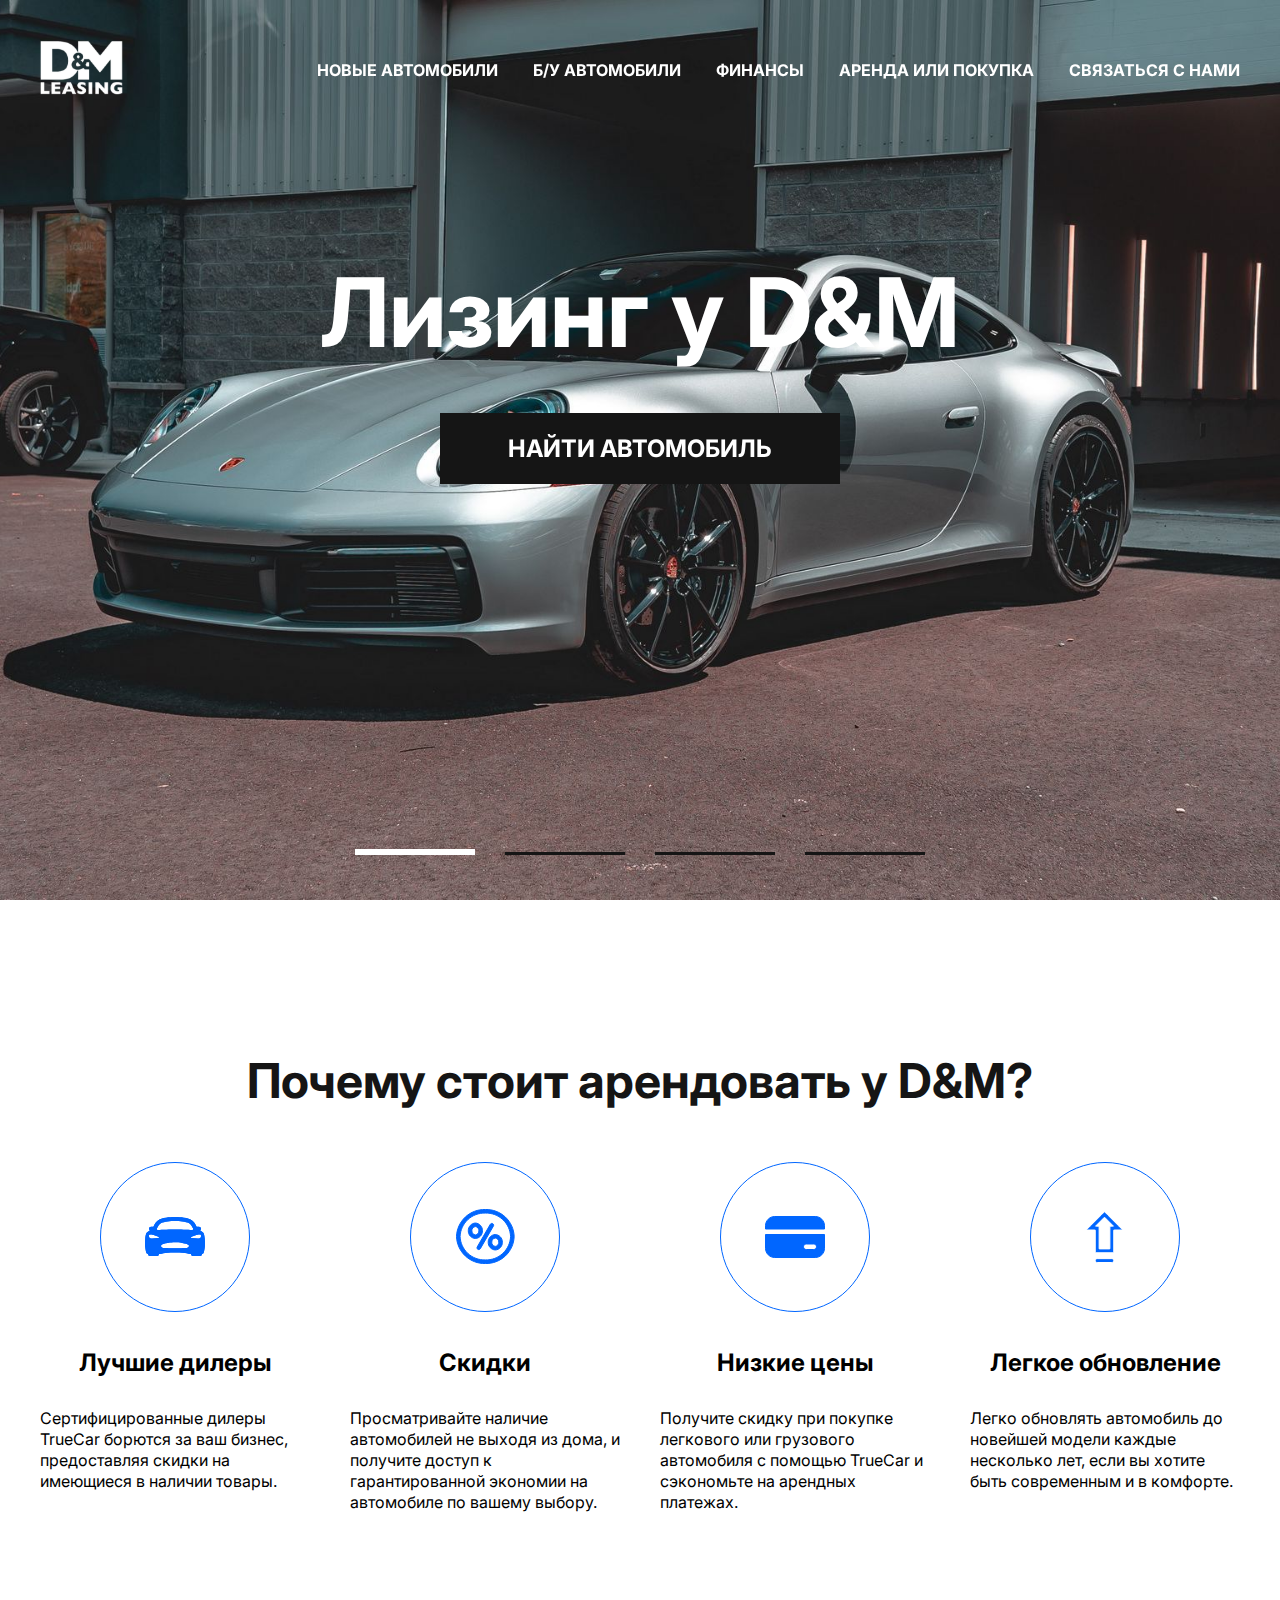
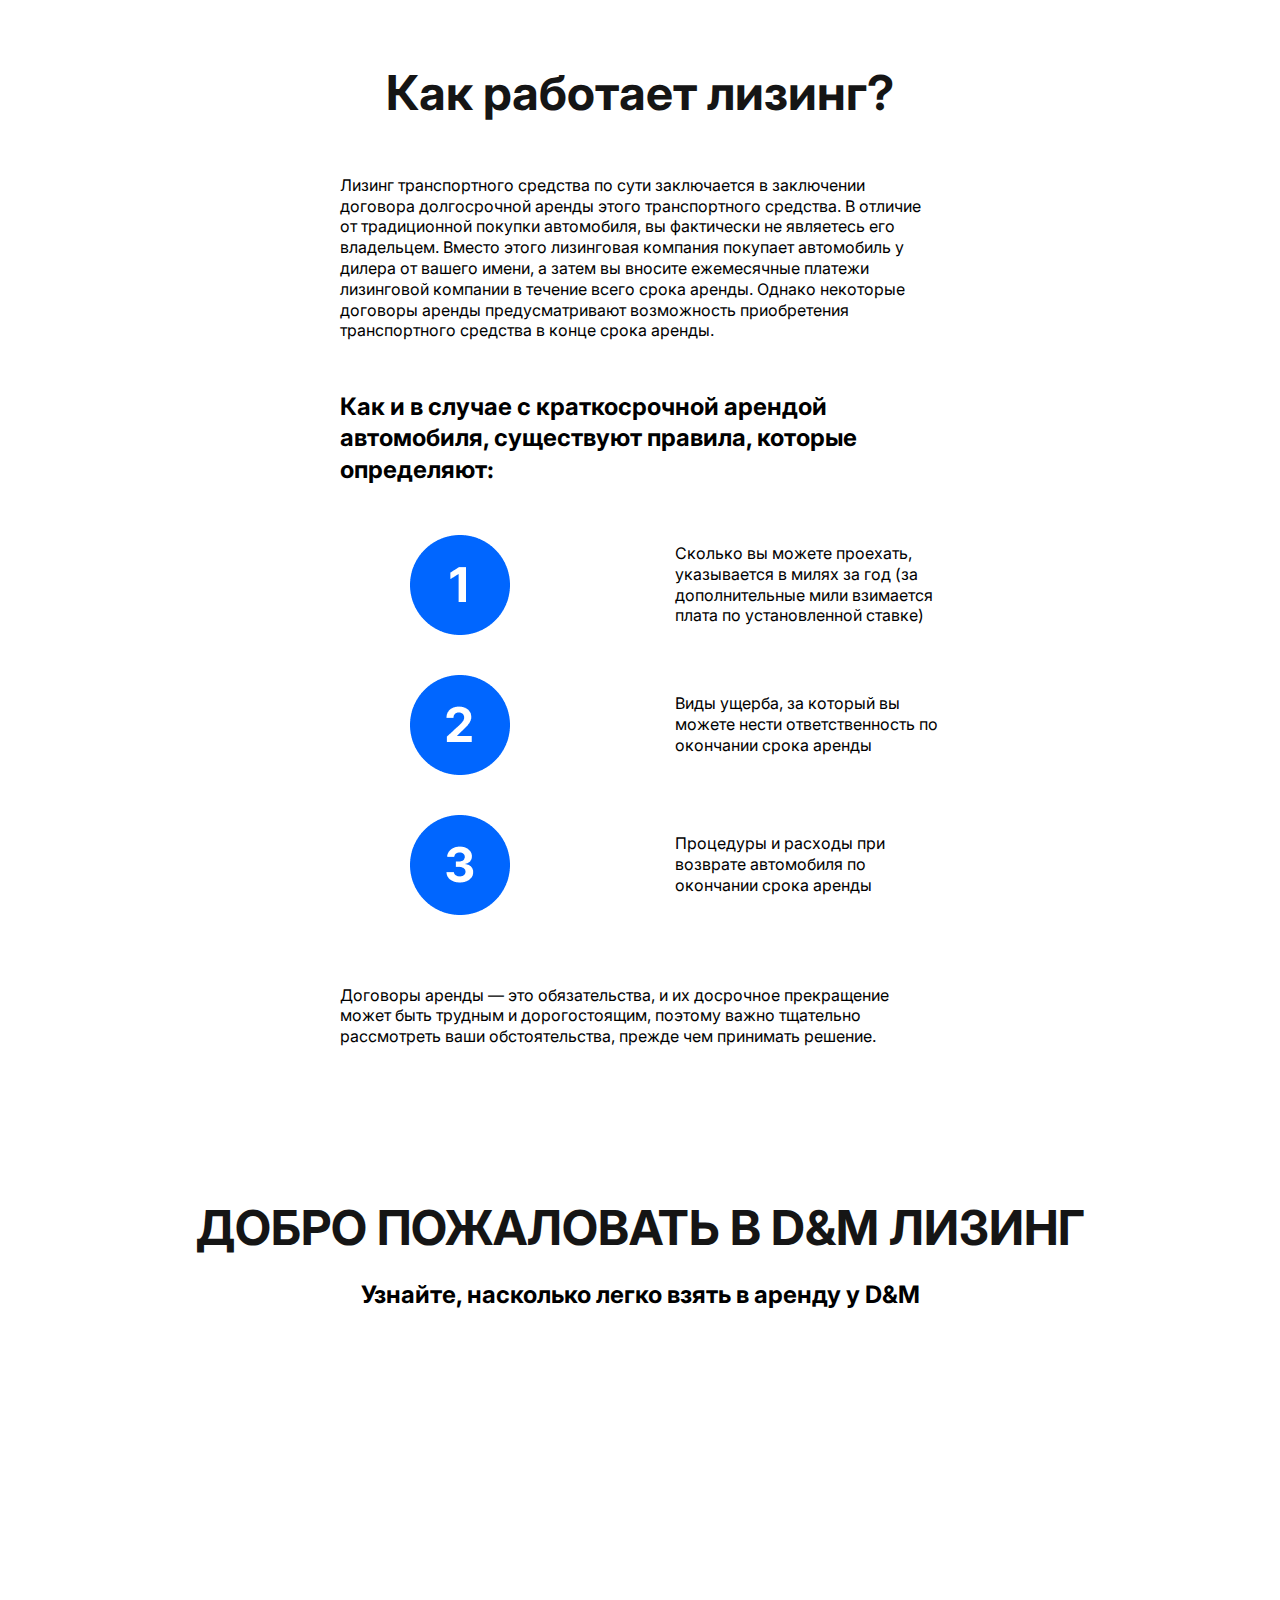
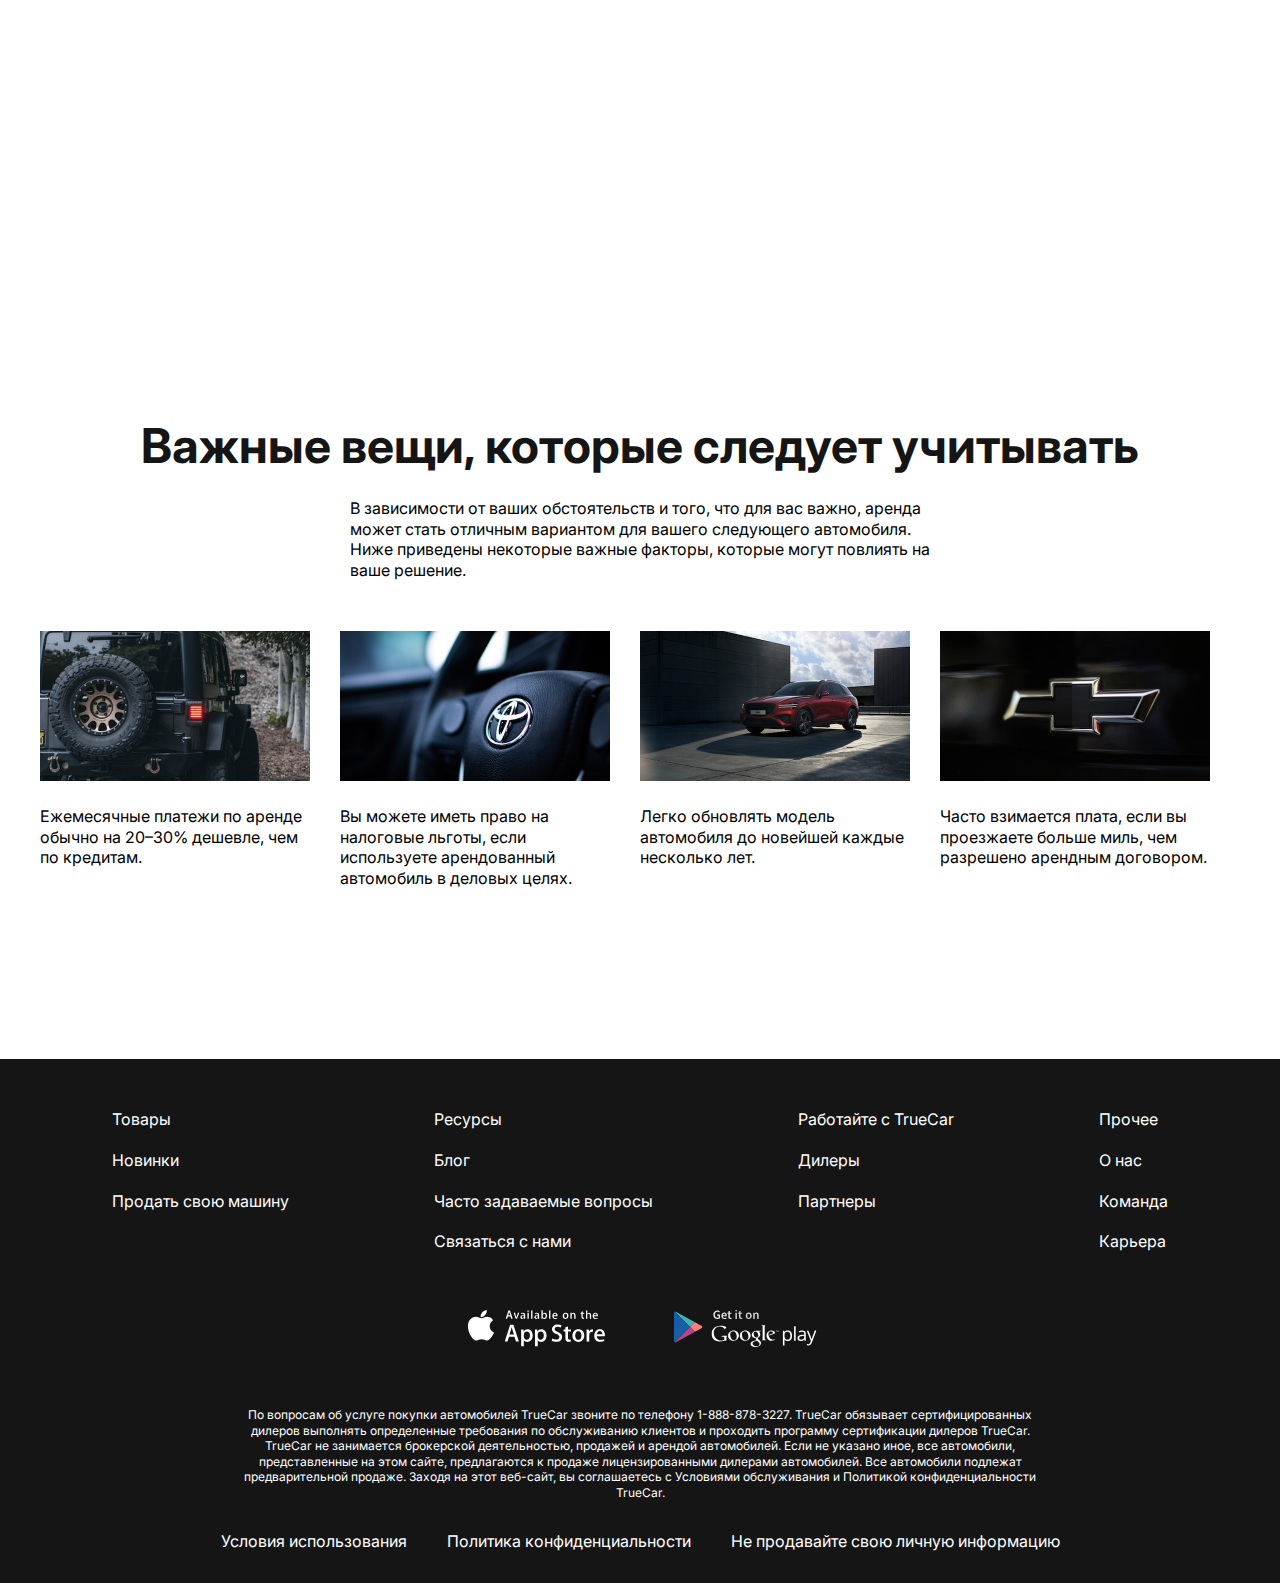
<file: index.html>
<!DOCTYPE html>
  <html lang="en">
  <head>
    <meta charset="UTF-8">
    <meta name="viewport" content="width=device-width, initial-scale=1.0">
    <title>Document</title>
    <link rel="preconnect" href="https://fonts.googleapis.com">
    <link rel="preconnect" href="https://fonts.gstatic.com" crossorigin>
    <link href="https://fonts.googleapis.com/css2?family=Edu+TAS+Beginner:wght@400;500&family=Inter:wght@500;700&display=swap" rel="stylesheet">
    <link rel="stylesheet" href="https://cdn.jsdelivr.net/npm/swiper@11/swiper-bundle.min.css">
    <link rel="stylesheet" href="css/reset.css">
    <link rel="stylesheet" href="css/styles.css">
  </head>
  <body>
    <div class="wrapper">
      <header class="header header-main">
        <div class="container">
          <div class="header__inner">
            <a href="index.html" class="logo">
              <img src="images/logo.svg" alt="" class="logo__img">
            </a>
            <nav class="menu">
              <ul class="menu__list">
                <li class="menu__list-item"><a href="new-cars.html" class="menu__list-link">НОВЫЕ АВТОМОБИЛИ</a></li>
                <li class="menu__list-item"><a href="#" class="menu__list-link">Б/У АВТОМОБИЛИ</a></li>
                <li class="menu__list-item"><a href="#" class="menu__list-link">ФИНАНСЫ</a></li>
                <li class="menu__list-item"><a href="#" class="menu__list-link">АРЕНДА или ПОКУПКА</a></li>
                <li class="menu__list-item"><a href="contacts.html" class="menu__list-link">СВЯЗАТЬСЯ С НАМИ</a></li>
              </ul>
            </nav>
          </div>
        </div>
      </header>


      <main class="main">
        <section class="top">
          <div class="container">
            <h1 class="title">
              Лизинг у D&M
            </h1>
            <a href="new-cars.html" class="top__link">
              НАЙТИ АВТОМОБИЛЬ
            </a>
          </div>
        </section>
        <div class="slider">
          <div class="swiper">
            <div class="swiper-wrapper">
              <div class="swiper-slide" style="background-image: url(images/slide-1.jpg);"></div>
              <div class="swiper-slide" style="background-image: url(images/slide-2.jpg);"></div>
              <div class="swiper-slide" style="background-image: url(images/slide-5.jpg);"></div>
              <div class="swiper-slide" style="background-image: url(images/slide-4.jpg);"></div>
            </div>
            <div class="swiper-pagination"></div>
          </div>
        </div>

        <section class="why__lease">
          <div class="container">
            <h2 class="section-title">
              Почему стоит арендовать у D&M?
            </h2>
            <ul class="why__lease-list">
              <li class="why__lease-item">
                <img src="images/why-lease-1.svg" alt="" class="why__lease-item-img">
                <h3 class="why__lease-item-title">Лучшие дилеры</h3>
                <p class="why__lease-item-text">Сертифицированные дилеры TrueCar борются за ваш бизнес, предоставляя скидки на имеющиеся в наличии товары.</p>
              </li>
              <li class="why__lease-item">
                <img src="images/why-lease-2.svg" alt="" class="why__lease-item-img">
                <h3 class="why__lease-item-title">Скидки</h3>
                <p class="why__lease-item-text">Просматривайте наличие автомобилей не выходя из дома, и получите доступ к гарантированной экономии на автомобиле по вашему выбору.</p>
              </li>
              <li class="why__lease-item">
                <img src="images/why-lease-3.svg" alt="" class="why__lease-item-img">
                <h3 class="why__lease-item-title">Низкие цены</h3>
                <p class="why__lease-item-text">Получите скидку при покупке легкового или грузового автомобиля с помощью TrueCar и сэкономьте на арендных платежах.</p>
              </li>
              <li class="why__lease-item">
                <img src="images/why-lease-4.svg" alt="" class="why__lease-item-img">
                <h3 class="why__lease-item-title">Легкое обновление</h3>
                <p class="why__lease-item-text">Легко обновлять автомобиль до новейшей модели каждые несколько лет, если вы хотите быть современным и в комфорте.</p>
              </li>
            </ul>
          </div>
        </section>
        <section class="how__does">
          <div class="container">
            <div class="how__does-inner">
              <h2 class="section-title">
                Как работает лизинг?
              </h2>
              <p class="how__does-text">Лизинг транспортного средства по сути заключается в заключении договора долгосрочной аренды этого транспортного средства. В отличие от традиционной покупки автомобиля, вы фактически не являетесь его владельцем. Вместо этого лизинговая компания покупает автомобиль у дилера от вашего имени, а затем вы вносите ежемесячные платежи лизинговой компании в течение всего срока аренды. Однако некоторые договоры аренды предусматривают возможность приобретения транспортного средства в конце срока аренды.</p>
              <h3 class="how__does-title">
                Как и в случае с краткосрочной арендой автомобиля, существуют правила, которые определяют:
              </h3>
              <ul class="how__does-list">
                <li class="how__does-item">
                  <img src="images/how-does-1.png" alt="" class="how__does-img">
                  <p class="how__does-item-text">Сколько вы можете проехать, указывается в милях за год (за дополнительные мили взимается плата по установленной ставке)</p>
                </li>
                <li class="how__does-item">
                  <img src="images/how-does-2.png" alt="" class="how__does-img">
                  <p class="how__does-item-text">Виды ущерба, за который вы можете нести ответственность по окончании срока аренды</p>
                </li>
                <li class="how__does-item">
                  <img src="images/how-does-3.png" alt="" class="how__does-img">
                  <p class="how__does-item-text">Процедуры и расходы при возврате автомобиля по окончании срока аренды</p>
                </li>
              </ul>
              <p class="how__does-text-end">Договоры аренды — это обязательства, и их досрочное прекращение может быть трудным и дорогостоящим, поэтому важно тщательно рассмотреть ваши обстоятельства, прежде чем принимать решение.</p>
            </div>
          </div>
        </section>

        <section class="video">
          <div class="container">
            <h2 class="section-title video-title">
              ДОБРО ПОЖАЛОВАТЬ В D&M ЛИЗИНГ
            </h2>
            <h3 class="video-info">Узнайте, насколько легко взять в аренду у D&M</h3>
            <iframe width="1000" height="500" src="https://www.youtube.com/embed/o6WxMnnBmew?si=hz18Ilu1hcqgm3n5&amp;controls=0" title="YouTube video player" frameborder="0" allow="accelerometer; autoplay; clipboard-write; encrypted-media; gyroscope; picture-in-picture; web-share" allowfullscreen></iframe>
          </div>
        </section>

        <section class="important">
          <div class="container">
            <h2 class="section-title important-title">Важные вещи, которые следует учитывать</h2>
            <p class="important-text">В зависимости от ваших обстоятельств и того, что для вас важно, аренда может стать отличным вариантом для вашего следующего автомобиля. Ниже приведены некоторые важные факторы, которые могут повлиять на ваше решение.</p>
            <ul class="important__list">
              <li class="important__item">
                <img src="images/important-img-1.jpg" alt="" class="important__item-img">
                <p class="important__item-text">Ежемесячные платежи по аренде обычно на 20–30% дешевле, чем по кредитам.</p>
              </li>
              <li class="important__item">
                <img src="images/important-img-2.jpg" alt="" class="important__item-img">
                <p class="important__item-text">Вы можете иметь право на налоговые льготы, если используете арендованный автомобиль в деловых целях.</p>
              </li>
              <li class="important__item">
                <img src="images/important-img-3.jpg" alt="" class="important__item-img">
                <p class="important__item-text">Легко обновлять модель автомобиля до новейшей каждые несколько лет.</p>
              </li>
              <li class="important__item">
                <img src="images/important-img-4.jpg" alt="" class="important__item-img">
                <p class="important__item-text">Часто взимается плата, если вы проезжаете больше миль, чем разрешено арендным договором.</p>
              </li>
            </ul>
          </div>
        </section>
      </main>


      
      <footer class="footer">
        <div class="container">
          <nav class="footer__menu">
            <ul class="footer__menu-list">
              <li class="footer__menu-item"><p class="footer__menu-title">Товары</p></li>
              <li class="footer__menu-item"><a href="#" class="footer__menu-link">Новинки</a></li>
              <li class="footer__menu-item"><a href="#" class="footer__menu-link">Продать свою машину</a></li>
            </ul>
            <ul class="footer__menu-list">
              <li class="footer__menu-item"><p class="footer__menu-title">Ресурсы</p></li>
              <li class="footer__menu-item"><a href="#" class="footer__menu-link">Блог</a></li>
              <li class="footer__menu-item"><a href="#" class="footer__menu-link">Часто задаваемые вопросы</a></li>
              <li class="footer__menu-item"><a href="#" class="footer__menu-link">Связаться с нами</a></li>
            </ul>
            <ul class="footer__menu-list">
              <li class="footer__menu-item"><p class="footer__menu-title">Работайте с TrueCar</p></li>
              <li class="footer__menu-item"><a href="#" class="footer__menu-link">Дилеры</a></li>
              <li class="footer__menu-item"><a href="#" class="footer__menu-link">Партнеры</a></li>
            </ul>
            <ul class="footer__menu-list">
              <li class="footer__menu-item"><p class="footer__menu-title">Прочее</p></li>
              <li class="footer__menu-item"><a href="#" class="footer__menu-link">О нас</a></li>
              <li class="footer__menu-item"><a href="#" class="footer__menu-link">Команда</a></li>
              <li class="footer__menu-item"><a href="#" class="footer__menu-link">Карьера</a></li>
            </ul>
          </nav>

          <ul class="app">
            <li class="app__item">
              <a href="#" class="app__item-link">
                <img src="images/appstore.svg" alt="" class="app__item-img">
              </a>
            </li>
            <li class="app__item">
              <a href="#" class="app__item-link">
                <img src="images/googleplay.svg" alt="" class="app__item-img">
              </a>
            </li>
          </ul>

          <div class="footer__copy">
            <p class="footer__copy-text">
              По вопросам об услуге покупки автомобилей TrueCar звоните по телефону 1-888-878-3227. TrueCar обязывает сертифицированных дилеров выполнять определенные требования по обслуживанию клиентов и проходить программу сертификации дилеров TrueCar.
            </p>
            <p class="footer__copy-text">
              TrueCar не занимается брокерской деятельностью, продажей и арендой автомобилей. Если не указано иное, все автомобили, представленные на этом сайте, предлагаются к продаже лицензированными дилерами автомобилей. Все автомобили подлежат предварительной продаже. Заходя на этот веб-сайт, вы соглашаетесь с Условиями обслуживания и Политикой конфиденциальности TrueCar.
            </p>
          </div>

          <nav class="copy__nav">
            <ul class="copy__nav-list">
              <li class="copy__nav-item"><a href="#" class="copy__nav-link">Условия использования</a></li>
              <li class="copy__nav-item"><a href="#" class="copy__nav-link">Политика конфиденциальности</a></li>
              <li class="copy__nav-item"><a href="#" class="copy__nav-link">Не продавайте свою личную информацию</a></li>
            </ul>
          </nav>
        </div>
      </footer>
    </div>

    <script src="https://cdn.jsdelivr.net/npm/swiper@11/swiper-bundle.min.js"></script>
    <script src="js/swipper.js"></script>
    <script src="js/main.js"></script>
  </body>
  </html>
</file>
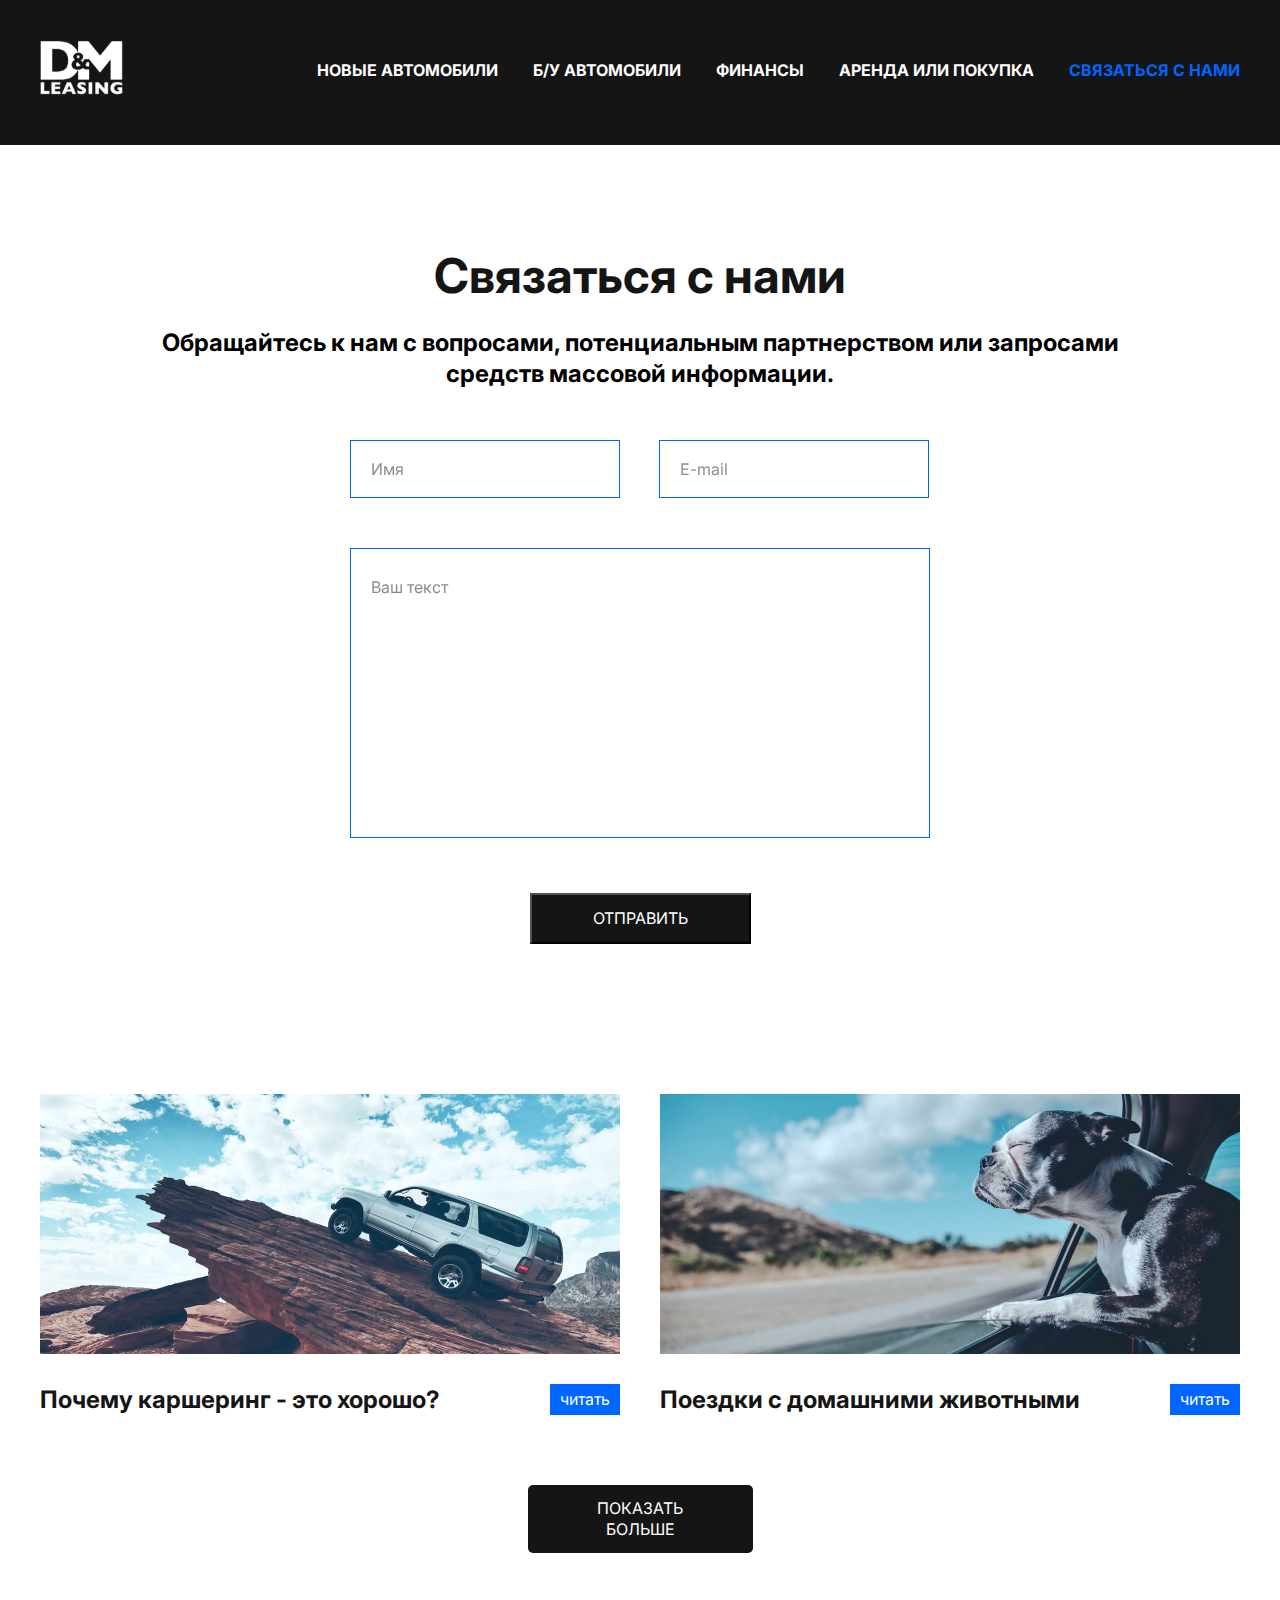
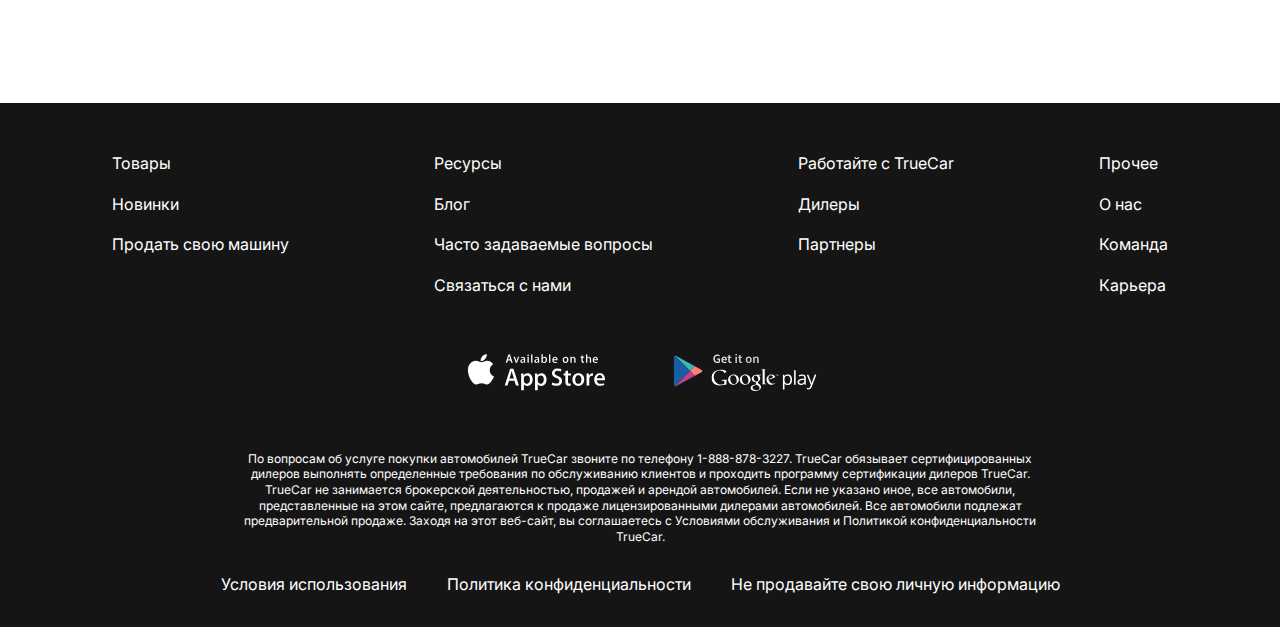
<file: contacts.html>
<!DOCTYPE html>
<html lang="en">
  <head>
    <meta charset="UTF-8">
    <meta name="viewport" content="width=device-width, initial-scale=1.0">
    <title>Document</title>
    <link rel="stylesheet" href="css/reset.css">
    <link rel="stylesheet" href="css/styles.css">
    <link rel="preconnect" href="https://fonts.googleapis.com">
    <link rel="preconnect" href="https://fonts.gstatic.com" crossorigin>
    <link href="https://fonts.googleapis.com/css2?family=Edu+TAS+Beginner:wght@400;500&family=Inter:wght@500;700&display=swap" rel="stylesheet">
  </head>
  <body>
  <div class="wrapper">
    <header class="header">
      <div class="container">
        <div class="header__inner">
          <a href="index.html" class="logo">
            <img src="images/logo.svg" alt="" class="logo__img">
          </a>
          <nav class="menu">
            <ul class="menu__list">
              <li class="menu__list-item"><a href="new-cars.html" class="menu__list-link">НОВЫЕ АВТОМОБИЛИ</a></li>
              <li class="menu__list-item"><a href="#" class="menu__list-link">Б/У АВТОМОБИЛИ</a></li>
              <li class="menu__list-item"><a href="#" class="menu__list-link">ФИНАНСЫ</a></li>
              <li class="menu__list-item"><a href="#" class="menu__list-link">АРЕНДА или ПОКУПКА</a></li>
              <li class="menu__list-item"><a href="contacts.html" class="menu__list-link menu__list-link--active">СВЯЗАТЬСЯ С НАМИ</a></li>
            </ul>
          </nav>
        </div>
      </div>
    </header>
    <main class="main">
      <section class="contacts">
        <div class="container">
          <h2 class="section-title contacts__title">Связаться с нами</h2>
          <p class="contacts__text">Обращайтесь к нам с вопросами, потенциальным партнерством или запросами средств массовой информации.</p>
          <form action="#" class="form">
            <input type="text" id="name" class="form__input" placeholder="Имя" autocomplete="off">
            <input type="email" id="email" class="form__input" placeholder="E-mail" autocomplete="off">
            <textarea class="form__textarea" placeholder="Ваш текст"></textarea>
            <button class="form__btn" type="submit">Отправить</button>
          </form>
        </div>
      </section>

      <section class="blog">
        <div class="container">
          <div class="blog__items">
            <a href="" class="blog__item">
              <img src="images/blog-1.jpg" alt="" class="blog__item-img">
              <h4 class="blog__item-title">Почему каршеринг - это хорошо?</h4>
              <button class="blog__item-btn">читать</button>
            </a>
            <a href="" class="blog__item">
              <img src="images/blog-2.jpg" alt="" class="blog__item-img">
              <h4 class="blog__item-title">Поездки с домашними животными</h4>
              <button class="blog__item-btn">читать</button>
            </a>
          </div>
          <a class="show-link">показать больше</a>
        </div>
      </section>
    </main>
    <footer class="footer">
      <div class="container">
        <nav class="footer__menu">
          <ul class="footer__menu-list">
            <li class="footer__menu-item"><p class="footer__menu-title">Товары</p></li>
            <li class="footer__menu-item"><a href="#" class="footer__menu-link">Новинки</a></li>
            <li class="footer__menu-item"><a href="#" class="footer__menu-link">Продать свою машину</a></li>
          </ul>
          <ul class="footer__menu-list">
            <li class="footer__menu-item"><p class="footer__menu-title">Ресурсы</p></li>
            <li class="footer__menu-item"><a href="#" class="footer__menu-link">Блог</a></li>
            <li class="footer__menu-item"><a href="#" class="footer__menu-link">Часто задаваемые вопросы</a></li>
            <li class="footer__menu-item"><a href="#" class="footer__menu-link">Связаться с нами</a></li>
          </ul>
          <ul class="footer__menu-list">
            <li class="footer__menu-item"><p class="footer__menu-title">Работайте с TrueCar</p></li>
            <li class="footer__menu-item"><a href="#" class="footer__menu-link">Дилеры</a></li>
            <li class="footer__menu-item"><a href="#" class="footer__menu-link">Партнеры</a></li>
          </ul>
          <ul class="footer__menu-list">
            <li class="footer__menu-item"><p class="footer__menu-title">Прочее</p></li>
            <li class="footer__menu-item"><a href="#" class="footer__menu-link">О нас</a></li>
            <li class="footer__menu-item"><a href="#" class="footer__menu-link">Команда</a></li>
            <li class="footer__menu-item"><a href="#" class="footer__menu-link">Карьера</a></li>
          </ul>
        </nav>

        <ul class="app">
          <li class="app__item">
            <a href="#" class="app__item-link">
              <img src="images/appstore.svg" alt="" class="app__item-img">
            </a>
          </li>
          <li class="app__item">
            <a href="#" class="app__item-link">
              <img src="images/googleplay.svg" alt="" class="app__item-img">
            </a>
          </li>
        </ul>

        <div class="footer__copy">
          <p class="footer__copy-text">
            По вопросам об услуге покупки автомобилей TrueCar звоните по телефону 1-888-878-3227. TrueCar обязывает сертифицированных дилеров выполнять определенные требования по обслуживанию клиентов и проходить программу сертификации дилеров TrueCar.
          </p>
          <p class="footer__copy-text">
            TrueCar не занимается брокерской деятельностью, продажей и арендой автомобилей. Если не указано иное, все автомобили, представленные на этом сайте, предлагаются к продаже лицензированными дилерами автомобилей. Все автомобили подлежат предварительной продаже. Заходя на этот веб-сайт, вы соглашаетесь с Условиями обслуживания и Политикой конфиденциальности TrueCar.
          </p>
        </div>

        <nav class="copy__nav">
          <ul class="copy__nav-list">
            <li class="copy__nav-item"><a href="#" class="copy__nav-link">Условия использования</a></li>
            <li class="copy__nav-item"><a href="#" class="copy__nav-link">Политика конфиденциальности</a></li>
            <li class="copy__nav-item"><a href="#" class="copy__nav-link">Не продавайте свою личную информацию</a></li>
          </ul>
        </nav>
      </div>
    </footer>
  </div>
  <script src="js/main.js"></script>
</body>
</html>
</file>
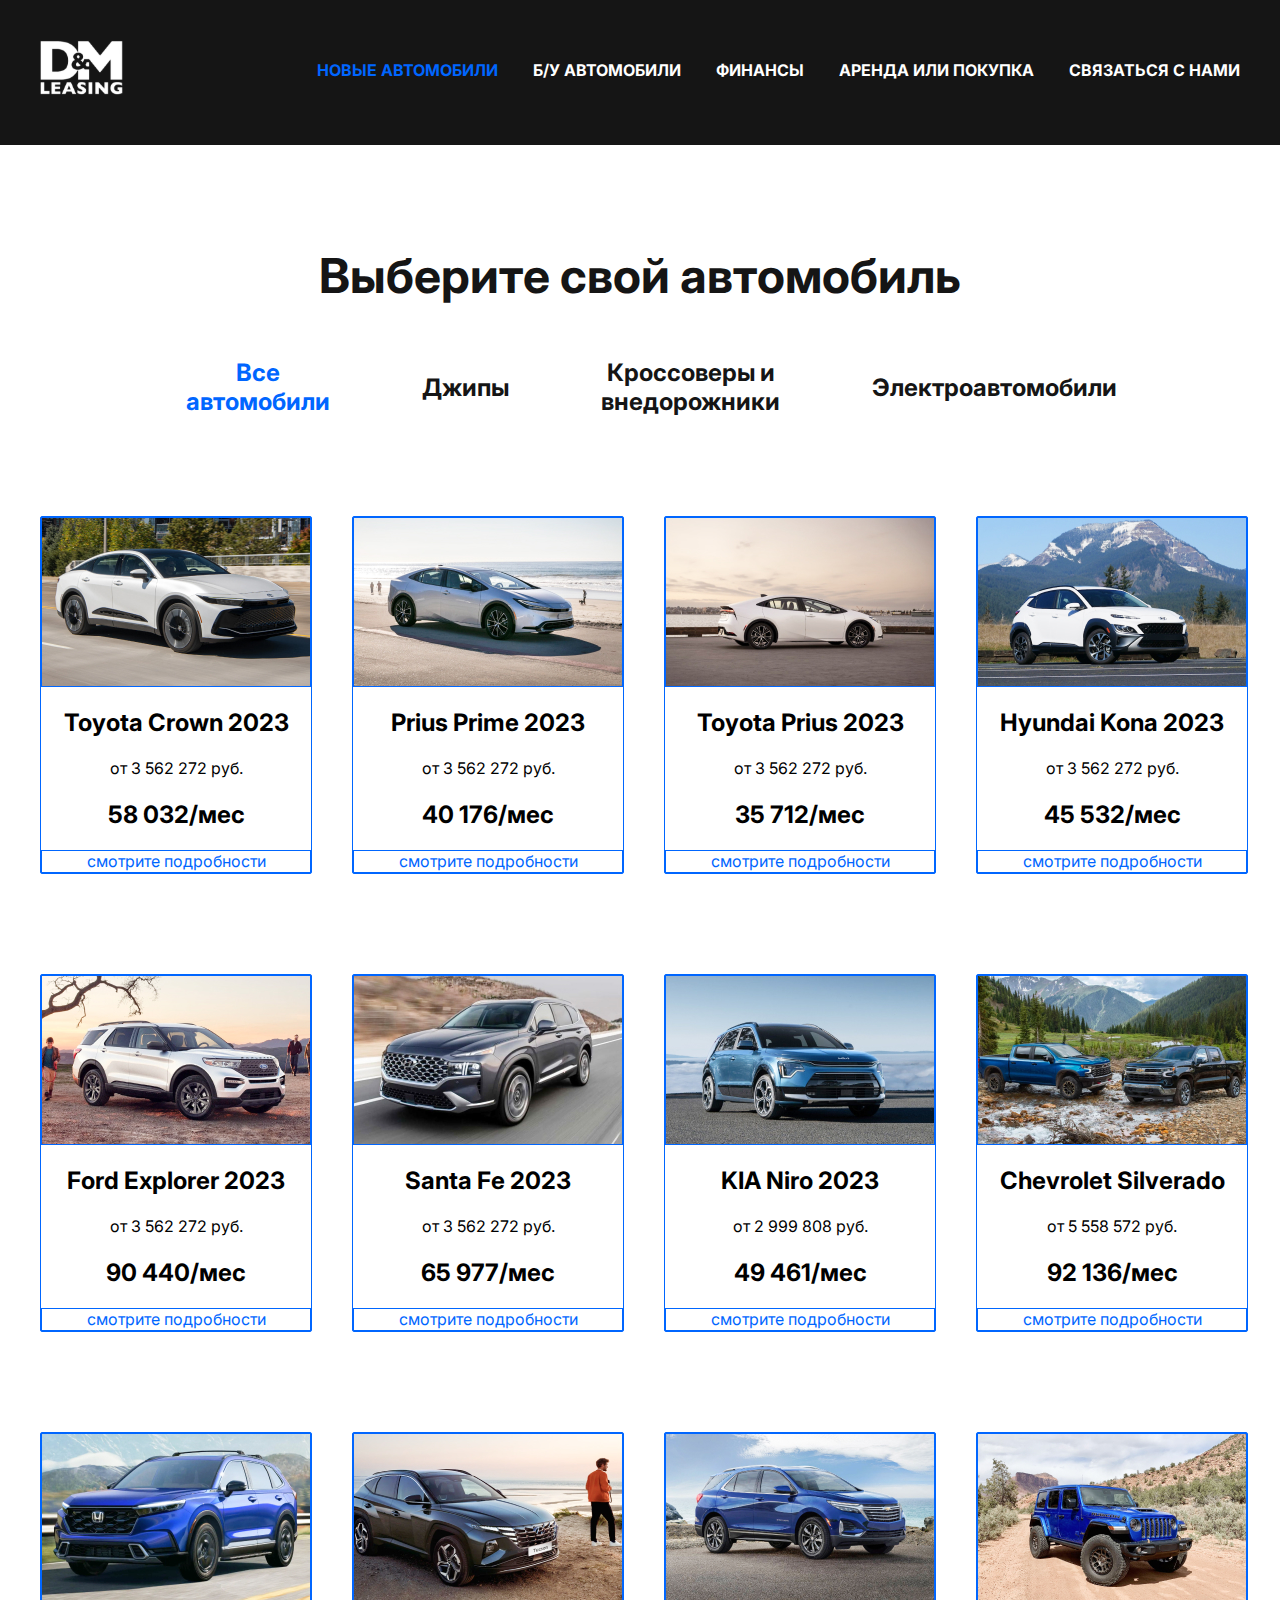
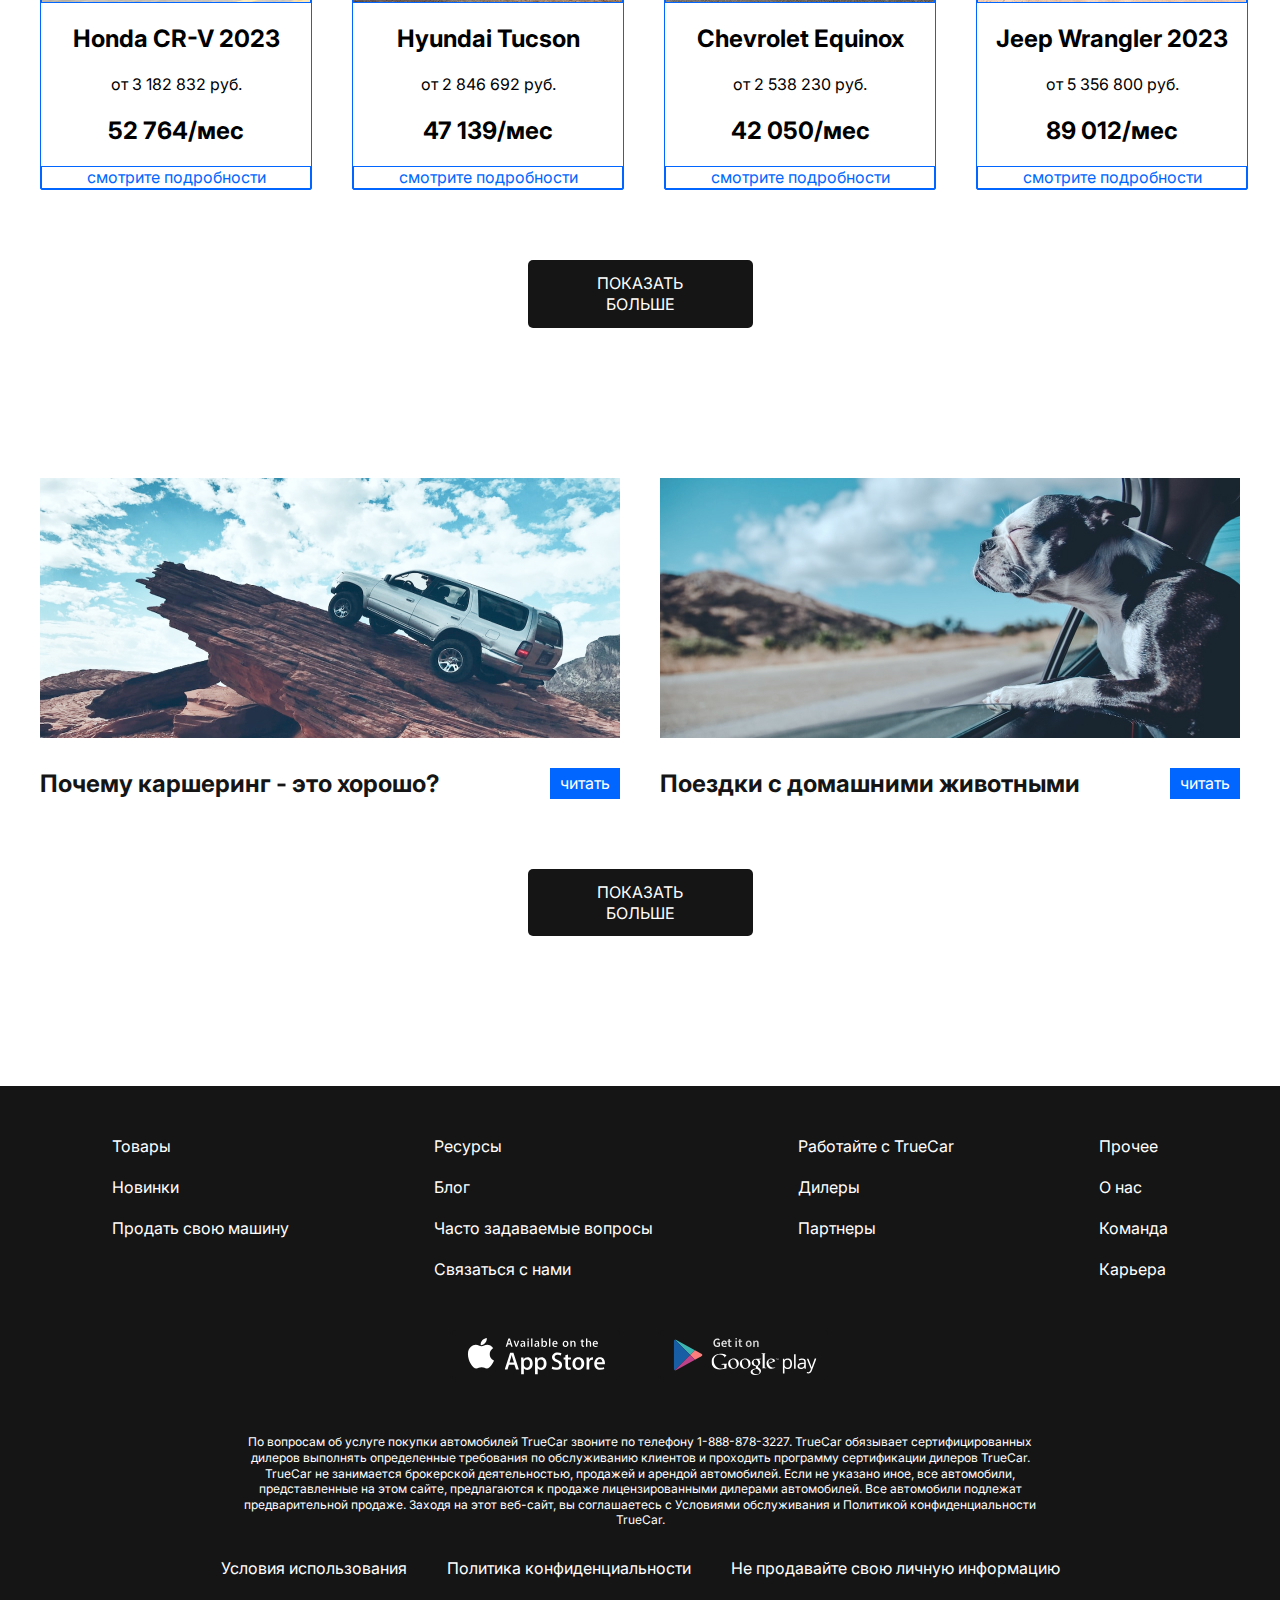
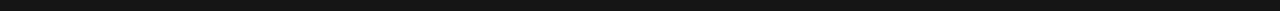
<file: new-cars.html>
<!DOCTYPE html>
<html lang="en">
<head>
  <meta charset="UTF-8">
  <meta name="viewport" content="width=device-width, initial-scale=1.0">
  <title>Document</title>
  <link rel="stylesheet" href="css/reset.css">
  <link rel="stylesheet" href="css/styles.css">
  <link rel="preconnect" href="https://fonts.googleapis.com">
  <link rel="preconnect" href="https://fonts.gstatic.com" crossorigin>
  <link href="https://fonts.googleapis.com/css2?family=Edu+TAS+Beginner:wght@400;500&family=Inter:wght@500;700&display=swap" rel="stylesheet">
</head>
<body>
  <div class="wrapper">
    <header class="header">
      <div class="container">
        <div class="header__inner">
          <a href="index.html" class="logo">
            <img src="images/logo.svg" alt="" class="logo__img">
          </a>
          <nav class="menu">
            <ul class="menu__list">
              <li class="menu__list-item"><a href="new-cars.html" class="menu__list-link menu__list-link--active">НОВЫЕ АВТОМОБИЛИ</a></li>
              <li class="menu__list-item"><a href="#" class="menu__list-link">Б/У АВТОМОБИЛИ</a></li>
              <li class="menu__list-item"><a href="#" class="menu__list-link">ФИНАНСЫ</a></li>
              <li class="menu__list-item"><a href="#" class="menu__list-link">АРЕНДА или ПОКУПКА</a></li>
              <li class="menu__list-item"><a href="contacts.html" class="menu__list-link">СВЯЗАТЬСЯ С НАМИ</a></li>
            </ul>
          </nav>
        </div>
      </div>
    </header>
    <main class="main">

      <section class="choose">
        <div class="container">
          <h2 class="section-title">Выберите свой автомобиль</h2>
          <div class="tabs">
            <div class="tabs__btn">
              <button class="tabs__btn-item tabs__btn-item--active" data-button="content-1">Все автомобили</button>
              <button class="tabs__btn-item" data-button="content-2">Джипы</button>
              <button class="tabs__btn-item" data-button="content-3">Кроссоверы и внедорожники</button>
              <button class="tabs__btn-item" data-button="content-4">Электроавтомобили</button>
            </div>
            <div class="tabs__content">
              <div class="tabs__content-item tabs__content-item--active" id="content-1">
                <div class="card">
                  <img src="images/card-1.jpg" alt="" class="card__img">
                  <h4 class="card__title">Toyota Crown 2023</h4>
                  <p class="card__text">от 3 562 272 руб.</p>
                  <p class="card__price">58 032/мес</p>
                  <a href="#" class="card__link">смотрите подробности</a>
                </div>
                <div class="card">
                  <img src="images/card-2.jpg" alt="" class="card__img">
                  <h4 class="card__title">Prius Prime 2023</h4>
                  <p class="card__text">от 3 562 272 руб.</p>
                  <p class="card__price">40 176/мес</p>
                  <a href="#" class="card__link">смотрите подробности</a>
                </div>
                <div class="card">
                  <img src="images/card-3.jpg" alt="" class="card__img">
                  <h4 class="card__title">Toyota Prius 2023</h4>
                  <p class="card__text">от 3 562 272 руб.</p>
                  <p class="card__price">35 712/мес</p>
                  <a href="#" class="card__link">смотрите подробности</a>
                </div>
                <div class="card">
                  <img src="images/card-4.jpg" alt="" class="card__img">
                  <h4 class="card__title">Hyundai Kona 2023</h4>
                  <p class="card__text">от 3 562 272 руб.</p>
                  <p class="card__price">45 532/мес</p>
                  <a href="#" class="card__link">смотрите подробности</a>
                </div>
                <div class="card">
                  <img src="images/card-5.jpg" alt="" class="card__img">
                  <h4 class="card__title">Ford Explorer 2023</h4>
                  <p class="card__text">от 3 562 272 руб.</p>
                  <p class="card__price">90 440/мес</p>
                  <a href="#" class="card__link">смотрите подробности</a>
                </div>
                <div class="card">
                  <img src="images/card-6.jpg" alt="" class="card__img">
                  <h4 class="card__title">Santa  Fe 2023</h4>
                  <p class="card__text">от 3 562 272 руб.</p>
                  <p class="card__price">65 977/мес</p>
                  <a href="#" class="card__link">смотрите подробности</a>
                </div>
                <div class="card">
                  <img src="images/card-7.jpg" alt="" class="card__img">
                  <h4 class="card__title">KIA Niro 2023</h4>
                  <p class="card__text">от 2 999 808 руб.</p>
                  <p class="card__price">49 461/мес</p>
                  <a href="#" class="card__link">смотрите подробности</a>
                </div>
                <div class="card">
                  <img src="images/card-8.jpg" alt="" class="card__img">
                  <h4 class="card__title">Chevrolet Silverado</h4>
                  <p class="card__text">от 5 558 572 руб.</p>
                  <p class="card__price">92 136/мес</p>
                  <a href="#" class="card__link">смотрите подробности</a>
                </div>
                <div class="card">
                  <img src="images/card-9.jpg" alt="" class="card__img">
                  <h4 class="card__title">Honda CR-V 2023</h4>
                  <p class="card__text">от 3 182 832 руб.</p>
                  <p class="card__price">52 764/мес</p>
                  <a href="#" class="card__link">смотрите подробности</a>
                </div>
                <div class="card">
                  <img src="images/card-10.jpg" alt="" class="card__img">
                  <h4 class="card__title">Hyundai Tucson</h4>
                  <p class="card__text">от 2 846 692 руб.</p>
                  <p class="card__price">47 139/мес</p>
                  <a href="#" class="card__link">смотрите подробности</a>
                </div>
                <div class="card">
                  <img src="images/card-11.jpg" alt="" class="card__img">
                  <h4 class="card__title">Chevrolet Equinox </h4>
                  <p class="card__text">от 2 538 230 руб.</p>
                  <p class="card__price">42 050/мес</p>
                  <a href="#" class="card__link">смотрите подробности</a>
                </div>
                <div class="card">
                  <img src="images/card-12.jpg" alt="" class="card__img">
                  <h4 class="card__title">Jeep Wrangler 2023</h4>
                  <p class="card__text">от 5 356 800 руб.</p>
                  <p class="card__price">89 012/мес</p>
                  <a href="#" class="card__link">смотрите подробности</a>
                </div>
              </div>
              <div class="tabs__content-item" id="content-2">
                <div class="card">
                  <img src="images/card-6.jpg" alt="" class="card__img">
                  <h4 class="card__title">Santa  Fe 2023</h4>
                  <p class="card__text">от 3 562 272 руб.</p>
                  <p class="card__price">65 977/мес</p>
                  <a href="#" class="card__link">смотрите подробности</a>
                </div>
                <div class="card">
                  <img src="images/card-7.jpg" alt="" class="card__img">
                  <h4 class="card__title">KIA Niro 2023</h4>
                  <p class="card__text">от 2 999 808 руб.</p>
                  <p class="card__price">49 461/мес</p>
                  <a href="#" class="card__link">смотрите подробности</a>
                </div>
                <div class="card">
                  <img src="images/card-9.jpg" alt="" class="card__img">
                  <h4 class="card__title">Honda CR-V 2023</h4>
                  <p class="card__text">от 3 182 832 руб.</p>
                  <p class="card__price">52 764/мес</p>
                  <a href="#" class="card__link">смотрите подробности</a>
                </div>
                <div class="card">
                  <img src="images/card-10.jpg" alt="" class="card__img">
                  <h4 class="card__title">Hyundai Tucson</h4>
                  <p class="card__text">от 2 846 692 руб.</p>
                  <p class="card__price">47 139/мес</p>
                  <a href="#" class="card__link">смотрите подробности</a>
                </div>
                <div class="card">
                  <img src="images/card-11.jpg" alt="" class="card__img">
                  <h4 class="card__title">Chevrolet Equinox </h4>
                  <p class="card__text">от 2 538 230 руб.</p>
                  <p class="card__price">42 050/мес</p>
                  <a href="#" class="card__link">смотрите подробности</a>
                </div>
              </div>
              <div class="tabs__content-item" id="content-3">
                <div class="card">
                  <img src="images/card-5.jpg" alt="" class="card__img">
                  <h4 class="card__title">Ford Explorer 2023</h4>
                  <p class="card__text">от 3 562 272 руб.</p>
                  <p class="card__price">90 440/мес</p>
                  <a href="#" class="card__link">смотрите подробности</a>
                </div>
                <div class="card">
                  <img src="images/card-8.jpg" alt="" class="card__img">
                  <h4 class="card__title">Chevrolet Silverado</h4>
                  <p class="card__text">от 5 558 572 руб.</p>
                  <p class="card__price">92 136/мес</p>
                  <a href="#" class="card__link">смотрите подробности</a>
                </div>
                <div class="card">
                  <img src="images/card-12.jpg" alt="" class="card__img">
                  <h4 class="card__title">Jeep Wrangler 2023</h4>
                  <p class="card__text">от 5 356 800 руб.</p>
                  <p class="card__price">89 012/мес</p>
                  <a href="#" class="card__link">смотрите подробности</a>
                </div>
              </div>
              <div class="tabs__content-item" id="content-4">
                <div class="card">
                  <img src="images/card-1.jpg" alt="" class="card__img">
                  <h4 class="card__title">Toyota Crown 2023</h4>
                  <p class="card__text">от 3 562 272 руб.</p>
                  <p class="card__price">58 032/мес</p>
                  <a href="#" class="card__link">смотрите подробности</a>
                </div>
                <div class="card">
                  <img src="images/card-2.jpg" alt="" class="card__img">
                  <h4 class="card__title">Prius Prime 2023</h4>
                  <p class="card__text">от 3 562 272 руб.</p>
                  <p class="card__price">40 176/мес</p>
                  <a href="#" class="card__link">смотрите подробности</a>
                </div>
                <div class="card">
                  <img src="images/card-3.jpg" alt="" class="card__img">
                  <h4 class="card__title">Toyota Prius 2023</h4>
                  <p class="card__text">от 3 562 272 руб.</p>
                  <p class="card__price">35 712/мес</p>
                  <a href="#" class="card__link">смотрите подробности</a>
                </div>
                <div class="card">
                  <img src="images/card-4.jpg" alt="" class="card__img">
                  <h4 class="card__title">Hyundai Kona 2023</h4>
                  <p class="card__text">от 3 562 272 руб.</p>
                  <p class="card__price">45 532/мес</p>
                  <a href="#" class="card__link">смотрите подробности</a>
                </div>
              </div>
              <a class="show-link">показать больше</a>
            </div>
          </div>
        </div>
      </section>

      <section class="blog">
        <div class="container">
          <div class="blog__items">
            <a href="" class="blog__item">
              <img src="images/blog-1.jpg" alt="" class="blog__item-img">
              <h4 class="blog__item-title">Почему каршеринг - это хорошо?</h4>
              <button class="blog__item-btn">читать</button>
            </a>
            <a href="" class="blog__item">
              <img src="images/blog-2.jpg" alt="" class="blog__item-img">
              <h4 class="blog__item-title">Поездки с домашними животными</h4>
              <button class="blog__item-btn">читать</button>
            </a>
          </div>
          <a class="show-link">показать больше</a>
        </div>
      </section>
    </main>
    <footer class="footer">
      <div class="container">
        <nav class="footer__menu">
          <ul class="footer__menu-list">
            <li class="footer__menu-item"><p class="footer__menu-title">Товары</p></li>
            <li class="footer__menu-item"><a href="#" class="footer__menu-link">Новинки</a></li>
            <li class="footer__menu-item"><a href="#" class="footer__menu-link">Продать свою машину</a></li>
          </ul>
          <ul class="footer__menu-list">
            <li class="footer__menu-item"><p class="footer__menu-title">Ресурсы</p></li>
            <li class="footer__menu-item"><a href="#" class="footer__menu-link">Блог</a></li>
            <li class="footer__menu-item"><a href="#" class="footer__menu-link">Часто задаваемые вопросы</a></li>
            <li class="footer__menu-item"><a href="#" class="footer__menu-link">Связаться с нами</a></li>
          </ul>
          <ul class="footer__menu-list">
            <li class="footer__menu-item"><p class="footer__menu-title">Работайте с TrueCar</p></li>
            <li class="footer__menu-item"><a href="#" class="footer__menu-link">Дилеры</a></li>
            <li class="footer__menu-item"><a href="#" class="footer__menu-link">Партнеры</a></li>
          </ul>
          <ul class="footer__menu-list">
            <li class="footer__menu-item"><p class="footer__menu-title">Прочее</p></li>
            <li class="footer__menu-item"><a href="#" class="footer__menu-link">О нас</a></li>
            <li class="footer__menu-item"><a href="#" class="footer__menu-link">Команда</a></li>
            <li class="footer__menu-item"><a href="#" class="footer__menu-link">Карьера</a></li>
          </ul>
        </nav>

        <ul class="app">
          <li class="app__item">
            <a href="#" class="app__item-link">
              <img src="images/appstore.svg" alt="" class="app__item-img">
            </a>
          </li>
          <li class="app__item">
            <a href="#" class="app__item-link">
              <img src="images/googleplay.svg" alt="" class="app__item-img">
            </a>
          </li>
        </ul>

        <div class="footer__copy">
          <p class="footer__copy-text">
            По вопросам об услуге покупки автомобилей TrueCar звоните по телефону 1-888-878-3227. TrueCar обязывает сертифицированных дилеров выполнять определенные требования по обслуживанию клиентов и проходить программу сертификации дилеров TrueCar.
          </p>
          <p class="footer__copy-text">
            TrueCar не занимается брокерской деятельностью, продажей и арендой автомобилей. Если не указано иное, все автомобили, представленные на этом сайте, предлагаются к продаже лицензированными дилерами автомобилей. Все автомобили подлежат предварительной продаже. Заходя на этот веб-сайт, вы соглашаетесь с Условиями обслуживания и Политикой конфиденциальности TrueCar.
          </p>
        </div>

        <nav class="copy__nav">
          <ul class="copy__nav-list">
            <li class="copy__nav-item"><a href="#" class="copy__nav-link">Условия использования</a></li>
            <li class="copy__nav-item"><a href="#" class="copy__nav-link">Политика конфиденциальности</a></li>
            <li class="copy__nav-item"><a href="#" class="copy__nav-link">Не продавайте свою личную информацию</a></li>
          </ul>
        </nav>
      </div>
    </footer>
  </div>
  <script src="js/main.js"></script>
</body>
</html>
</file>
<file: css/styles.css>
html{
  box-sizing: border-box;
}
*,
*::before,
*::after{
  box-sizing: inherit;
}

html,
body{
  height: 100vh; /* это нужно для задействия всей высоты сайта */
}

.section-title{
  font-size: 48px;
  font-weight: 700;
  color: #151515;
  margin-bottom: 50px;
  text-align: center;
}

.wrapper{
  height: 100vh;
  display: flex;
  flex-direction: column;
}


.container{
  max-width: 1220px;
  margin: 0 auto;
  padding: 0 10px;
}
body{
  font-size: 16px;
  font-weight: 400;
  font-family: 'Edu TAS Beginner', cursive;
  font-family: 'Inter', sans-serif;
  line-height: 1.3;

}
.header{
  background-color: #151515;
}
.header-main{
  background-color: transparent;
  position: absolute;
  z-index: 5;
  left: 0;
  right: 0;
}
.header__inner{
  padding-top: 40px;
  padding-bottom: 45px;
  display: flex;
  justify-content: space-between;
  align-items: center;

}
.menu__list{
  display: flex;
  gap: 35px;
}
.menu__list-link{
  color: #fff;
  text-transform: uppercase;
  font-weight: 700;
}

.menu__list-link--active{
  color: #06F;
}

.footer{
  background-color: #151515;
  padding: 50px 0 32px;
  color: #fff;
}
.footer a{
  color: #fff;
}
.footer__menu{
  display: flex;
  justify-content: space-around
}
.footer__menu-list{
  max-width: 225px;
  word-wrap: break-word; /* нужно для того, чтобы текст переносился в пределах максимальной ширины блока*/
}
ul.footer__menu-title{
  padding-bottom: 20px;
  font-size: 24px;
  font-weight: 700;
}
.footer__menu-item + .footer__menu-item{ /* св-во применяется к элементу после +, и не применяется к элементу перед ним(с его помощью можно сделать расстояние между элементами) */
  padding-top: 20px;
}
.app{
  margin: 50px 0;
  display: flex;
  justify-content: center;
  gap: 40px;
}
.footer__copy{
  max-width: 806px;
  text-align: center;
  margin: 0 auto 30px;
  font-size: 12px;
}
.copy__nav-list{
  display: flex;
  justify-content: center;
  gap: 40px;
}

.main{
  flex-grow: 1; /* позволяет растянуть определенный элемент среди всех элементов так, что страница будет заполнена этими элементами полностью(но растянут будет только один элемент) */
}


.top{
  color: #fff;
  text-align: center;
  margin-top: 250px;
  margin-bottom: 50px;
  position: absolute;
  z-index: 5;
  left: 0;
  right: 0;
}
.title{
  margin-bottom: 38px;
  font-size: 96px;
  font-weight: 700;
}
.top__link{
  color: #fff;
  background-color: #151515;
  padding: 20px;
  max-width: 400px;
  width: 100%;
  display: inline-block;
  font-size: 24px;
  font-weight: 700;
  text-transform: uppercase;
}

.swiper-slide{
  height: 100vh;
  background-repeat: no-repeat; /* если большой монитор, чтобы не повторялась */
  background-size: cover; /* чтобы заполняла пространство; растягивалась, если нужно*/
  background-position: center;
}
.swiper-pagination-bullet{
  width: 120px;
  height: 3px;
  background-color: #151515;
  border-radius: 0;
  opacity: 1;
  margin: 0 15px !important;
}
.swiper-pagination-bullets.swiper-pagination-horizontal{
  bottom: 40px;
}
.swiper-pagination-bullet-active{
  height: 6px;
  background-color: #fff;
}

.why__lease{
  padding: 150px 0;
}
.why__lease-list{
  display: grid;
  grid-template-columns: repeat(4, 1fr);
  gap: 40px;
  text-align: center;
}
.why__lease-item-title{
  padding: 30px 0;
  font-size: 24px;
  font-weight: 700;
}
.why__lease-item-text{
  text-align: left;
}

.how__does{
  margin-bottom: 150px;
}
.how__does-inner{
  max-width: 600px;
  margin: 0 auto;
}
.how__does-title{
  padding: 50px 0;
  font-size: 24px;
  font-weight: 700;
}
.how__does-list{
  display: grid;
  gap: 40px;
  margin: 0 0 70px 70px;
}
.how__does-item{
  display: grid;
  grid-template-columns: repeat(2, 1fr);
}
.how__does-item-text{
  display: flex;
  align-items: center;
}
.video{
  text-align: center;
  padding-bottom: 150px;
}
.video-title{
  margin-bottom: 20px;
  text-transform: uppercase;
}
.video-info{
  font-size: 24px;
  font-weight: 700;
  padding-bottom: 50px;
}


.important-title{
  margin-bottom: 20px;
}
.important-text{
  max-width: 580px;
  margin: 0 auto;
  padding-bottom: 50px;
}
.important__list{
  display: grid;
  grid-template-columns: repeat(4, 1fr);
}
.important__item-text{
  padding: 20px 0 170px;
  max-width: 270px;
}

.contacts{
  margin: 100px 0 150px;
}
.contacts__title{
  margin-bottom: 20px;
}
.contacts__text{
  font-size: 24px;
  font-weight: 700;
  margin-bottom: 50px;
  padding: 0 100px;
  text-align: center;
}

.form{
  max-width: 580px;
  margin: 0 auto;
}
.form__input{
  width: 270px;
  padding: 18px 20px;
  border: 1px solid #0066FF;
  margin-bottom: 50px;
  display: inline-block;
  color: #151515;
  font-size: 16px;
  font-weight: 400;
  font-family: 'Edu TAS Beginner', cursive;
  font-family: 'Inter', sans-serif;
  line-height: 1.3;
}

.valid{
  border: 1px solid green;
}
.unvalid{
  border: 1px solid red;
}
.form__input::placeholder, .form__textarea::placeholder{
  opacity: 0.5;
  color: #151515;
  font-size: 16px;
  font-weight: 400;
  font-family: 'Edu TAS Beginner', cursive;
  font-family: 'Inter', sans-serif;
  line-height: 1.3;
}
.form__input + .form__input{
  margin-left: 35px;
}
.form__textarea{
  width: 100%;
  border: 1px solid #0066FF;
  padding: 28px 20px;
  height: 290px;
  margin-bottom: 50px;
  color: #151515;
  font-size: 16px;
  font-weight: 400;
  font-family: 'Edu TAS Beginner', cursive;
  font-family: 'Inter', sans-serif;
  line-height: 1.3;
  resize: none; /* уберет возможность увеличивать textarea(убирает регулировачный уголок) */
}
.form__btn{
  padding: 13px 61px;
  color: #fff;
  background-color: #151515;
  display: block; /* по умолчанию кнопка является inline-block */
  margin: 0 auto; /* для display: inline-block не работает(если бы был display: flex у родителя, то margin: 0 auto сработал бы) */
  text-transform: uppercase;
  font-size: 16px;
  font-weight: 400;
  font-family: 'Inter', sans-serif;
  line-height: 1.3;
  cursor: pointer;
}

.blog{
  margin-bottom: 150px;
}
.blog__items{
  display: flex;
  gap: 40px;
  margin-bottom: 70px;
}
.blog__item{
  display: flex;
  flex-wrap: wrap;
  justify-content: space-between;
}
.blog__item-img{
  padding-bottom: 30px;
}
.blog__item-title{
  flex-basis: 446px; /* аналог ширины, но для flex'ов */
  color: #151515;
  font-size: 24px;
  font-weight: 700;
}
.blog__item-btn{
  padding: 4px 10px;
  background-color: #06F;
  color: #FFF;
  font-size: 16px;
  font-weight: 400;
  font-family: 'Inter', sans-serif;
  line-height: 1.3;
  border: none;
  cursor: pointer;
}
.show-link{
  text-transform: uppercase;
  text-align: center;
  cursor: pointer;
  width: 225px;
  display: block;
  margin: 0 auto;
  font-size: 16px;
  font-weight: 400;
  font-family: 'Inter', sans-serif;
  line-height: 1.3;
  color: #FFF;
  background-color: #151515;
  padding: 13px 61px;
  border-radius: 5px;
}

.choose{
  padding: 100px 0 150px;
}
.tabs__btn{
  padding: 0 140px;
  display: flex;
  justify-content: space-between;
  gap: 80px;
}
.tabs__btn-item{
  color: #151515;
  font-size: 24px;
  font-weight: 700;
  font-family: 'Inter', sans-serif;
  background: transparent;
  border: none;
  padding-bottom: 100px;
  cursor: pointer;
}
.tabs__btn-item--active{
  color: #06F;
}
.tabs__content-item{
  display: none;
  grid-template-columns: repeat(4, 1fr);
  gap: 100px 40px;
  padding-bottom: 70px;
}

.tabs__content-item.tabs__content-item--active{
  display: grid;
}
.card{
  display: flex;
  flex-direction: column;
  gap: 20px;
  text-align: center;
  border: 1px solid #06F;
  border-radius: 2px;
}
.card__title{
  font-size: 24px;
  font-weight: 700;
  padding: 0 5px;
}
.card__text{
  padding: 0 5px;
}
.card__price{
  font-size: 24px;
  font-weight: 700;
  padding: 0 5px;
}
.card__link{
  border: 1px solid #06F;
  color: #06F;
  padding: 0 5px;
}
</file>
